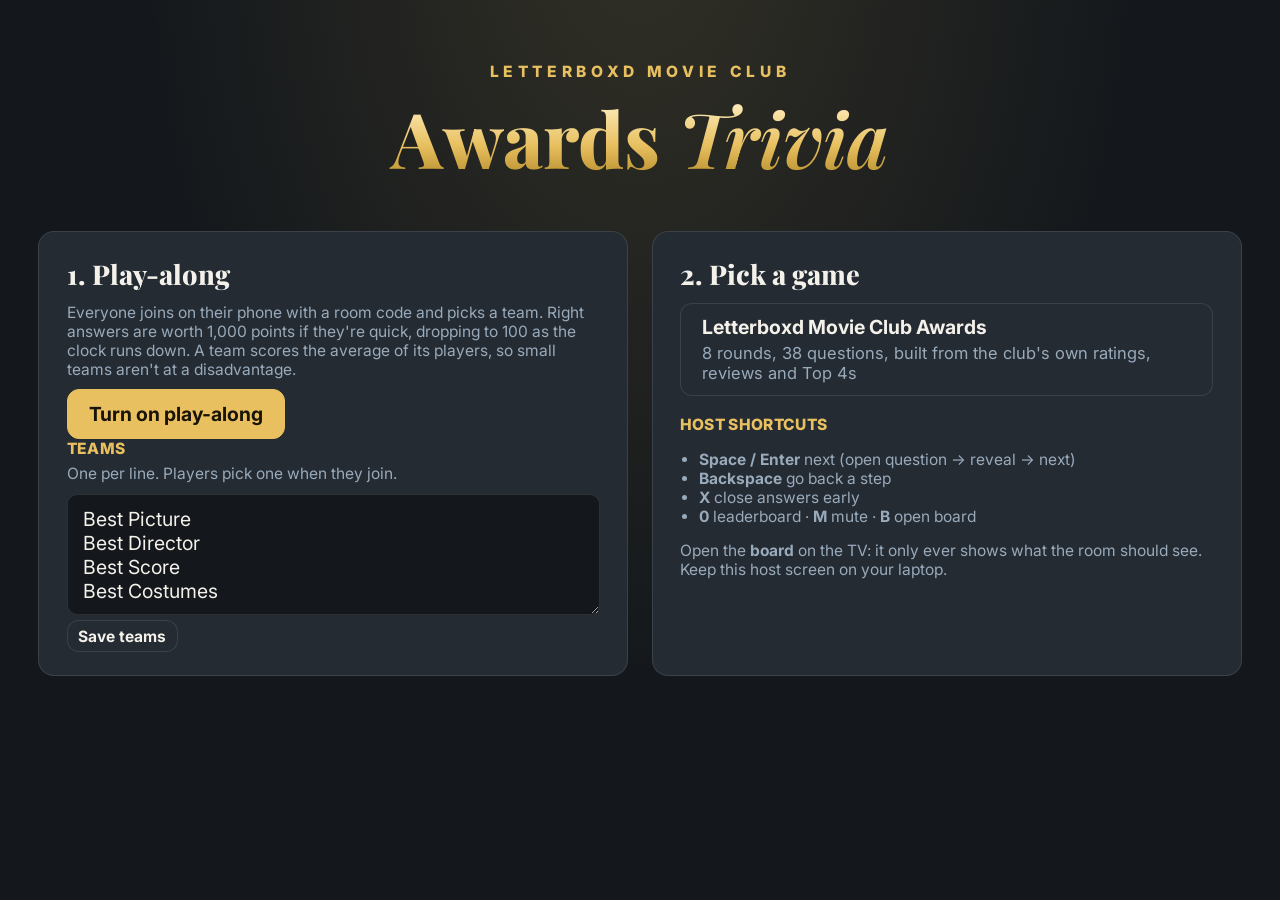
<file: index.html>
<!doctype html>
<html lang="en">
  <head>
    <meta charset="utf-8" />
    <meta name="viewport" content="width=device-width, initial-scale=1" />
    <title>Letterboxd Movie Club Awards</title>
    <link rel="icon" href="data:image/svg+xml,%3Csvg xmlns='http://www.w3.org/2000/svg' viewBox='0 0 64 64'%3E%3Crect width='64' height='64' rx='14' fill='%2314181c'/%3E%3Ccircle cx='20' cy='32' r='10' fill='%23ff8000'/%3E%3Ccircle cx='32' cy='32' r='10' fill='%2300e054'/%3E%3Ccircle cx='44' cy='32' r='10' fill='%2340bcf4'/%3E%3C/svg%3E" />
    <link rel="preconnect" href="https://fonts.googleapis.com" />
    <link rel="preconnect" href="https://fonts.gstatic.com" crossorigin />
    <link href="https://fonts.googleapis.com/css2?family=Playfair+Display:ital,wght@0,600;0,800;1,600&family=Inter:wght@400;600;800&display=swap" rel="stylesheet" />
    <link rel="stylesheet" href="css/style.css?v=__V__" />
  </head>
  <body>
    <div id="app"></div>
    <noscript>This game needs JavaScript turned on.</noscript>
    <script type="module" src="js/app.js?v=__V__"></script>
  </body>
</html>
</file>
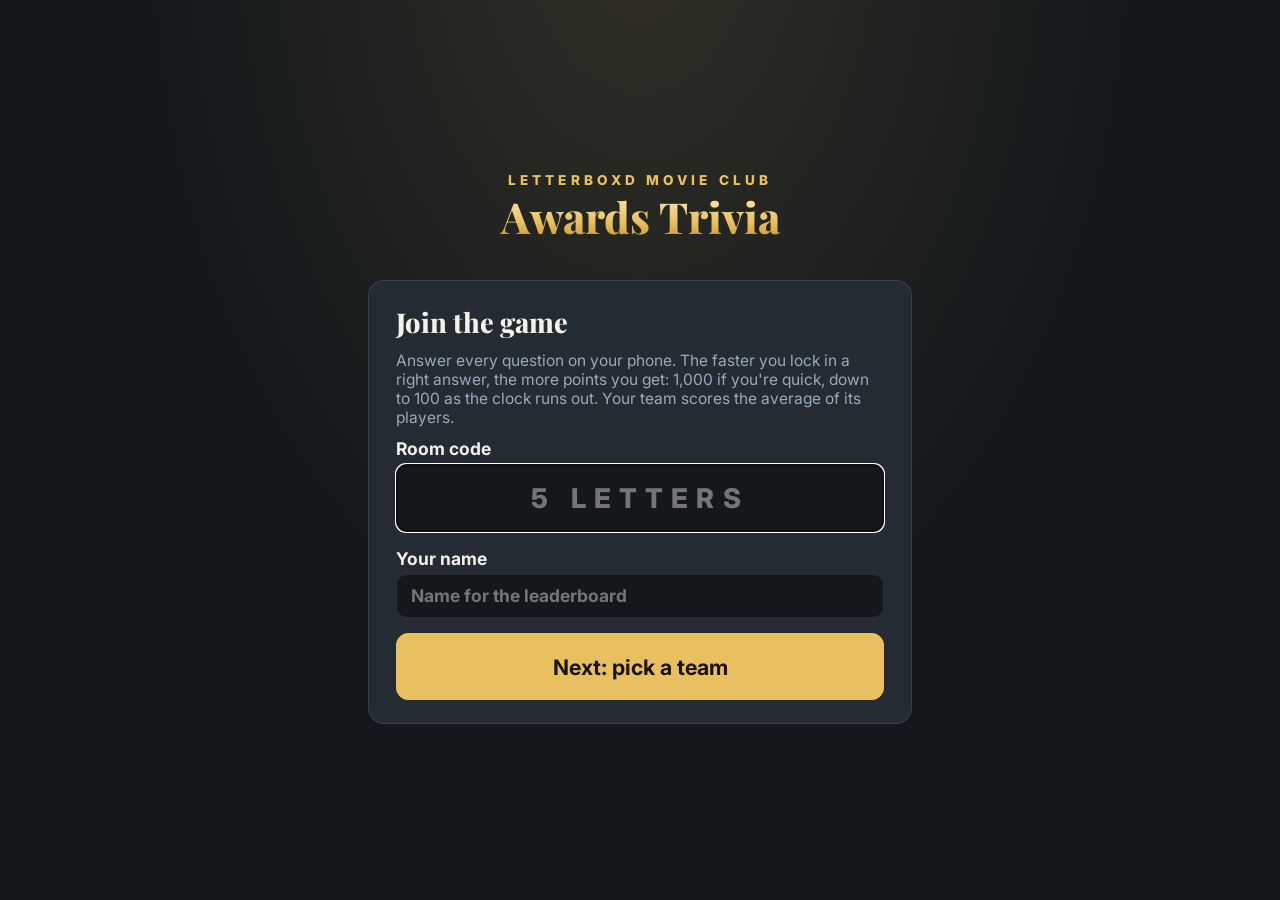
<file: play/index.html>
<!doctype html>
<html lang="en">
  <head>
    <meta charset="utf-8" />
    <meta name="viewport" content="width=device-width, initial-scale=1, viewport-fit=cover" />
    <meta name="theme-color" content="#14181c" />
    <title>Play · Letterboxd Movie Club Awards</title>
    <link rel="icon" href="data:image/svg+xml,%3Csvg xmlns='http://www.w3.org/2000/svg' viewBox='0 0 64 64'%3E%3Crect width='64' height='64' rx='14' fill='%2314181c'/%3E%3Ccircle cx='20' cy='32' r='10' fill='%23ff8000'/%3E%3Ccircle cx='32' cy='32' r='10' fill='%2300e054'/%3E%3Ccircle cx='44' cy='32' r='10' fill='%2340bcf4'/%3E%3C/svg%3E" />
    <link rel="preconnect" href="https://fonts.googleapis.com" />
    <link rel="preconnect" href="https://fonts.gstatic.com" crossorigin />
    <link href="https://fonts.googleapis.com/css2?family=Playfair+Display:ital,wght@0,600;0,800;1,600&family=Inter:wght@400;600;800&display=swap" rel="stylesheet" />
    <link rel="stylesheet" href="../css/style.css?v=__V__" />
  </head>
  <body class="is-phone">
    <div id="app"></div>
    <noscript>This page needs JavaScript turned on.</noscript>
    <script type="module" src="../js/play.js?v=__V__"></script>
  </body>
</html>
</file>
<file: css/style.css>
/* Awards-night palette: Letterboxd dark with the three dots as accents, gold for the trophies. */
:root {
  --bg: #14181c;
  --bg2: #1d232a;
  --panel: #242b33;
  --line: rgba(255, 255, 255, 0.1);
  --text: #f4f1ea;
  --muted: #9ab;
  --orange: #ff8000;
  --green: #00e054;
  --blue: #40bcf4;
  --gold: #e8c060;
  --gold-dark: #b8902e;
  --red: #ff4b4b;
  --radius: 16px;
  font-size: clamp(14px, 1.05vw + 6px, 24px);
}

* {
  box-sizing: border-box;
}

html,
body {
  margin: 0;
  min-height: 100%;
}

body {
  font-family: "Inter", system-ui, sans-serif;
  color: var(--text);
  background: var(--bg) radial-gradient(ellipse at 50% -10%, rgba(232, 192, 96, 0.14), transparent 55%);
  min-height: 100vh;
}

button {
  font: inherit;
  cursor: pointer;
}
button:disabled {
  cursor: not-allowed;
  opacity: 0.45;
}

h1,
h2,
h3 {
  font-family: "Playfair Display", Georgia, serif;
  margin: 0 0 0.4em;
  font-weight: 800;
}
h3 {
  font-size: 1.05rem;
  color: var(--gold);
  letter-spacing: 0.02em;
  text-transform: uppercase;
  font-family: "Inter", sans-serif;
  font-weight: 800;
  font-size: 0.8rem;
}
p {
  margin: 0 0 0.7em;
}
.small {
  font-size: 0.8rem;
  color: var(--muted);
}
.warn {
  color: var(--orange);
}
.double {
  color: var(--gold);
}
.error {
  color: var(--red);
}

.btn {
  border: 1px solid var(--line);
  background: var(--panel);
  color: var(--text);
  border-radius: 12px;
  padding: 0.6em 1.1em;
  font-weight: 700;
}
.btn:hover {
  border-color: var(--gold);
}
.btn.primary {
  background: var(--gold);
  color: #1a1408;
  border-color: var(--gold);
}
.btn.small {
  padding: 0.35em 0.7em;
  font-size: 0.8rem;
}
.btn.ghost {
  background: transparent;
}
.btn.big {
  width: 100%;
  padding: 0.9em;
  font-size: 1.1rem;
}
.btn.wide {
  width: 100%;
  text-align: left;
  display: flex;
  flex-direction: column;
  gap: 0.2em;
  margin-bottom: 0.5em;
}
.btn.wide span {
  font-weight: 400;
  color: var(--muted);
  font-size: 0.85rem;
}
.link {
  background: none;
  border: 0;
  color: var(--blue);
  text-decoration: underline;
  padding: 0;
}
.row {
  display: flex;
  gap: 0.5em;
  flex-wrap: wrap;
  margin: 0.6em 0;
}
textarea,
input,
select {
  font: inherit;
  width: 100%;
  background: var(--bg);
  color: var(--text);
  border: 1px solid var(--line);
  border-radius: 10px;
  padding: 0.6em 0.8em;
}

/* --- Layout -------------------------------------------------------------- */

.screen {
  min-height: 100vh;
  padding: 1.2rem clamp(16px, 3vw, 3rem) 3rem;
  display: flex;
  flex-direction: column;
  gap: 1rem;
  max-width: 72rem;
  margin: 0 auto;
}
.topbar {
  position: sticky;
  top: 0;
  z-index: 5;
  display: flex;
  justify-content: space-between;
  align-items: center;
  gap: 1em;
  padding: 0.5em 1em;
  background: rgba(20, 24, 28, 0.9);
  border-bottom: 1px solid var(--line);
  font-size: 0.85rem;
  backdrop-filter: blur(6px);
}
.topbar-right {
  display: flex;
  gap: 0.4em;
  align-items: center;
}
.live {
  color: var(--green);
  font-weight: 700;
  margin-right: 0.5em;
}
.host-hint {
  color: var(--muted);
  font-size: 0.85rem;
  margin-top: auto;
  text-align: center;
}
.is-board .host-hint,
.is-board .topbar,
.is-board .host-only {
  display: none;
}
.host-only {
  border: 2px dashed var(--gold-dark);
  border-radius: 12px;
  padding: 0.6em 1em;
  color: var(--gold);
  font-size: 0.9rem;
}

.card {
  background: var(--panel);
  border: 1px solid var(--line);
  border-radius: var(--radius);
  padding: 1.2rem 1.4rem;
}
.card h2 {
  font-size: 1.4rem;
}

/* --- Marquee / titles ----------------------------------------------------- */

.marquee {
  text-align: center;
  padding: 2rem 0 1rem;
}
.marquee-kicker {
  text-transform: uppercase;
  letter-spacing: 0.3em;
  font-size: 0.8rem;
  color: var(--gold);
  font-weight: 800;
}
.marquee-title {
  font-size: clamp(2.4rem, 6vw, 5rem);
  line-height: 1.05;
  margin: 0.2em 0;
  background: linear-gradient(180deg, #fff2c8, var(--gold) 60%, var(--gold-dark));
  -webkit-background-clip: text;
  background-clip: text;
  color: transparent;
}
.marquee-title em {
  font-style: italic;
  font-weight: 600;
}

/* --- Start ---------------------------------------------------------------- */

.start-grid {
  display: grid;
  grid-template-columns: 1fr 1fr;
  gap: 1.2rem;
}
@media (max-width: 760px) {
  .start-grid {
    grid-template-columns: 1fr;
  }
}
.games {
  list-style: none;
  padding: 0;
  margin: 0 0 1em;
}
.keys {
  padding-left: 1.2em;
}
.players ul {
  list-style: none;
  padding: 0;
  margin: 0.4em 0 0;
  font-size: 0.85rem;
  max-height: 14em;
  overflow: auto;
}
.players li {
  display: flex;
  gap: 0.6em;
  align-items: center;
  padding: 0.2em 0;
  border-bottom: 1px solid var(--line);
}
.players li em {
  color: var(--muted);
  font-style: normal;
  margin-left: auto;
}
.players .x {
  background: none;
  border: 0;
  color: var(--muted);
  font-size: 1.1em;
}
.aud-status {
  margin: 0.5em 0;
  font-weight: 700;
}
.aud-dot {
  display: inline-block;
  width: 0.6em;
  height: 0.6em;
  border-radius: 50%;
  background: #666;
  margin-right: 0.3em;
  vertical-align: middle;
}
.aud-dot.live {
  background: var(--green);
  box-shadow: 0 0 8px var(--green);
}
.aud-dot.down,
.aud-dot.error {
  background: var(--red);
}
.aud-dot.connecting {
  background: var(--orange);
}

/* --- Join block ----------------------------------------------------------- */

.join {
  display: flex;
  gap: 1rem;
  align-items: center;
  background: #fff;
  color: #111;
  border-radius: var(--radius);
  padding: 0.8rem;
  width: fit-content;
  margin: 0.6em 0;
}
.join .qr {
  width: 7rem;
  height: 7rem;
}
.join.big .qr {
  width: 13rem;
  height: 13rem;
}
.join-url {
  font-weight: 700;
  font-size: 0.95rem;
}
.join.big .join-url {
  font-size: 1.3rem;
}
.join-code {
  font-family: "Playfair Display", serif;
  font-size: 2.4rem;
  letter-spacing: 0.15em;
  font-weight: 800;
}
.join.big .join-code {
  font-size: 4rem;
}
.corner {
  position: fixed;
  right: 1rem;
  bottom: 0.8rem;
  font-size: 0.85rem;
  color: var(--muted);
  background: rgba(20, 24, 28, 0.8);
  padding: 0.3em 0.7em;
  border-radius: 8px;
}
.corner b {
  color: var(--text);
}

/* --- Lobby ---------------------------------------------------------------- */

.lobby-grid {
  display: flex;
  gap: 2rem;
  align-items: flex-start;
  flex-wrap: wrap;
  justify-content: center;
}
.teams-grid {
  display: grid;
  grid-template-columns: repeat(auto-fit, minmax(11rem, 1fr));
  gap: 0.8rem;
  flex: 1;
  min-width: 18rem;
}
.team-card {
  background: var(--panel);
  border: 1px solid var(--line);
  border-radius: var(--radius);
  padding: 0.8rem 1rem;
}
.team-card h3 {
  margin-bottom: 0.4em;
}
.team-card ul {
  margin: 0;
  padding: 0;
  list-style: none;
  font-size: 0.95rem;
}

/* --- Round card ------------------------------------------------------------ */

.roundcard {
  justify-content: center;
  text-align: center;
}
.round-no {
  text-transform: uppercase;
  letter-spacing: 0.25em;
  font-size: 0.85rem;
  color: var(--gold);
  font-weight: 800;
}
.round-title {
  font-size: clamp(2.4rem, 6vw, 5rem);
  line-height: 1.05;
}
.round-blurb {
  font-size: 1.3rem;
  max-width: 36em;
  margin: 0 auto 0.5em;
  color: #dcd8cf;
}
.round-meta {
  color: var(--muted);
}

/* --- Question --------------------------------------------------------------- */

.q-head {
  display: flex;
  justify-content: space-between;
  color: var(--muted);
  font-size: 0.85rem;
  text-transform: uppercase;
  letter-spacing: 0.1em;
  font-weight: 700;
}
.clock {
  position: relative;
  height: 0.8rem;
  background: var(--bg2);
  border-radius: 999px;
  overflow: visible;
  margin-top: 1.6rem;
}
.clock-fill {
  height: 100%;
  background: linear-gradient(90deg, var(--orange), var(--gold));
  border-radius: 999px;
  transition: width 0.2s linear;
}
.clock-num {
  position: absolute;
  right: 0;
  top: -1.7em;
  font-weight: 800;
  font-size: 1.1rem;
  color: var(--gold);
}
.timesup {
  text-align: center;
  color: var(--orange);
  font-weight: 800;
  letter-spacing: 0.2em;
  text-transform: uppercase;
}
.prompt {
  font-size: clamp(1.5rem, 3.4vw, 2.6rem);
  line-height: 1.2;
}
.quote {
  margin: 0;
  font-family: "Playfair Display", serif;
  font-style: italic;
  font-size: clamp(1.2rem, 2.6vw, 2rem);
  line-height: 1.35;
  padding: 0.6em 1em;
  border-left: 4px solid var(--green);
  background: var(--bg2);
  border-radius: 0 var(--radius) var(--radius) 0;
}
.top4 {
  display: grid;
  grid-template-columns: repeat(4, 1fr);
  gap: 0.8rem;
  padding: 0;
  margin: 0;
  list-style: none;
  counter-reset: t;
}
.top4 li {
  counter-increment: t;
  background: var(--bg2);
  border: 1px solid var(--line);
  border-radius: var(--radius);
  aspect-ratio: 2 / 3;
  display: flex;
  align-items: flex-end;
  padding: 0.8rem;
  font-family: "Playfair Display", serif;
  font-weight: 600;
  font-size: clamp(0.9rem, 1.6vw, 1.3rem);
  position: relative;
  background-image: linear-gradient(160deg, rgba(255, 255, 255, 0.06), transparent 60%);
}
.top4 li::before {
  content: counter(t);
  position: absolute;
  top: 0.6rem;
  left: 0.8rem;
  color: var(--gold);
  font-family: "Inter", sans-serif;
  font-size: 0.8rem;
  font-weight: 800;
}
@media (max-width: 640px) {
  .top4 {
    grid-template-columns: repeat(2, 1fr);
  }
}
.choices {
  display: grid;
  grid-template-columns: 1fr 1fr;
  gap: 0.8rem;
}
.choices.two {
  grid-template-columns: 1fr 1fr;
}
.choice {
  position: relative;
  overflow: hidden;
  display: flex;
  align-items: center;
  gap: 0.8em;
  padding: 0.9em 1.1em;
  background: var(--panel);
  border: 2px solid var(--line);
  border-radius: var(--radius);
  font-size: clamp(1rem, 2vw, 1.5rem);
  font-weight: 600;
  min-height: 3.2em;
}
.choice .letter {
  flex: none;
  width: 1.7em;
  height: 1.7em;
  border-radius: 50%;
  background: var(--bg);
  color: var(--gold);
  display: grid;
  place-items: center;
  font-weight: 800;
  font-size: 0.85em;
  z-index: 1;
}
.choice-text {
  z-index: 1;
}
.choice .bar {
  position: absolute;
  left: 0;
  top: 0;
  bottom: 0;
  background: rgba(255, 255, 255, 0.07);
  transition: width 0.6s ease;
}
.choice .count {
  margin-left: auto;
  z-index: 1;
  color: var(--muted);
  font-size: 0.8em;
}
.choice.right {
  border-color: var(--green);
  background: rgba(0, 224, 84, 0.12);
}
.choice.right .letter {
  background: var(--green);
  color: #052;
}
.choice.right .bar {
  background: rgba(0, 224, 84, 0.18);
}
.choice.dim {
  opacity: 0.55;
}
.reveal {
  background: var(--bg2);
  border-radius: var(--radius);
  padding: 0.9rem 1.2rem;
  display: flex;
  flex-direction: column;
  gap: 0.5rem;
}
.note {
  font-size: 1.05rem;
  color: #dcd8cf;
  margin: 0;
}
.reveal-stats {
  display: flex;
  gap: 1.5em;
  flex-wrap: wrap;
  color: var(--muted);
  font-size: 0.9rem;
}
.reveal-stats b {
  color: var(--text);
}
.team-results {
  display: grid;
  grid-template-columns: repeat(auto-fit, minmax(10rem, 1fr));
  gap: 0.5rem;
}
.team-result {
  display: flex;
  align-items: center;
  gap: 0.5em;
  background: var(--panel);
  border-radius: 10px;
  padding: 0.4em 0.7em;
  font-size: 0.9rem;
}
.team-result .team-name {
  font-weight: 700;
  flex: 1;
}
.team-result .team-right {
  color: var(--muted);
}
.team-result b {
  color: var(--gold);
}
.live-big {
  text-align: center;
  color: var(--muted);
  font-size: 1.1rem;
}

/* --- Standings --------------------------------------------------------------- */

.standings-title {
  font-size: clamp(2rem, 4vw, 3.2rem);
  text-align: center;
}
.standings {
  display: flex;
  flex-direction: column;
  gap: 0.6rem;
  max-width: 54rem;
  margin: 0 auto;
  width: 100%;
}
.standing {
  display: grid;
  grid-template-columns: 2.4em 1fr 2fr auto;
  align-items: center;
  gap: 1em;
  background: var(--panel);
  border: 1px solid var(--line);
  border-radius: var(--radius);
  padding: 0.7em 1em;
  font-size: clamp(1rem, 1.8vw, 1.4rem);
}
.standing.rank-1 {
  border-color: var(--gold);
  background: linear-gradient(90deg, rgba(232, 192, 96, 0.18), var(--panel));
}
.rank {
  width: 1.8em;
  height: 1.8em;
  border-radius: 50%;
  display: grid;
  place-items: center;
  background: var(--bg);
  color: var(--gold);
  font-weight: 800;
  font-size: 0.85em;
}
.rank-1 .rank {
  background: var(--gold);
  color: #1a1408;
}
.s-name {
  font-weight: 800;
  display: flex;
  flex-direction: column;
}
.s-name em,
.s-pts em,
.mvp em {
  font-style: normal;
  font-weight: 400;
  color: var(--muted);
  font-size: 0.7em;
}
.s-bar {
  height: 0.7em;
  background: var(--bg);
  border-radius: 999px;
  overflow: hidden;
}
.s-bar span {
  display: block;
  height: 100%;
  background: linear-gradient(90deg, var(--blue), var(--green));
  transition: width 0.8s ease;
}
.rank-1 .s-bar span {
  background: linear-gradient(90deg, var(--gold-dark), var(--gold));
}
.s-pts {
  text-align: right;
  font-weight: 800;
  display: flex;
  flex-direction: column;
  align-items: flex-end;
}
@media (max-width: 640px) {
  .standing {
    grid-template-columns: 2.4em 1fr auto;
  }
  .s-bar {
    display: none;
  }
}
.mvp {
  max-width: 54rem;
  margin: 0.5rem auto 0;
  width: 100%;
}
.mvp ol {
  list-style: none;
  padding: 0;
  margin: 0;
  display: grid;
  grid-template-columns: repeat(auto-fit, minmax(14rem, 1fr));
  gap: 0.4rem;
}
.mvp li {
  display: flex;
  align-items: center;
  gap: 0.6em;
  background: var(--bg2);
  border-radius: 10px;
  padding: 0.4em 0.7em;
  font-size: 0.95rem;
}
.mvp li span:nth-child(2) {
  flex: 1;
  display: flex;
  flex-direction: column;
}
.mvp b {
  color: var(--gold);
}
.overlay {
  position: fixed;
  inset: 0;
  z-index: 20;
  background: rgba(20, 24, 28, 0.97);
  padding: 2rem clamp(16px, 3vw, 3rem);
  overflow: auto;
  display: flex;
  flex-direction: column;
  gap: 1rem;
}
.overlay .join {
  margin: 0 auto;
}
.click-once {
  position: fixed;
  left: 0;
  right: 0;
  bottom: 0;
  text-align: center;
  padding: 0.5em;
  background: var(--gold);
  color: #1a1408;
  font-weight: 700;
  font-size: 0.85rem;
}
.board-wait {
  justify-content: center;
}

/* --- Phone ------------------------------------------------------------------- */

.is-phone {
  font-size: 16px;
}
.pp {
  max-width: 30rem;
  margin: 0 auto;
  padding: 0.8rem 1rem calc(2rem + env(safe-area-inset-bottom));
  display: flex;
  flex-direction: column;
  gap: 0.8rem;
  min-height: 100vh;
}
.pp-join {
  justify-content: center;
}
.pp-logo {
  text-align: center;
  display: flex;
  flex-direction: column;
  padding: 1rem 0;
}
.logo-kicker {
  text-transform: uppercase;
  letter-spacing: 0.3em;
  font-size: 0.7rem;
  color: var(--gold);
  font-weight: 800;
}
.logo-title {
  font-family: "Playfair Display", serif;
  font-size: 2.2rem;
  font-weight: 800;
  background: linear-gradient(180deg, #fff2c8, var(--gold) 60%, var(--gold-dark));
  -webkit-background-clip: text;
  background-clip: text;
  color: transparent;
}
.pp-join-form {
  display: flex;
  flex-direction: column;
  gap: 0.8rem;
}
.pp-join-form label {
  display: flex;
  flex-direction: column;
  gap: 0.3em;
  font-weight: 700;
  font-size: 0.9rem;
}
#pp-code {
  text-transform: uppercase;
  letter-spacing: 0.3em;
  font-size: 1.4rem;
  font-weight: 800;
  text-align: center;
}
.pp-top {
  display: flex;
  justify-content: space-between;
  align-items: flex-start;
  gap: 1em;
  font-size: 0.9rem;
  padding-bottom: 0.6rem;
  border-bottom: 1px solid var(--line);
}
.pp-me {
  display: flex;
  flex-direction: column;
}
.pp-subj {
  color: var(--gold);
  font-size: 0.8rem;
  font-weight: 700;
}
.pp-score {
  text-align: right;
  font-weight: 800;
  color: var(--gold);
}
.pp-wait {
  text-align: center;
  padding: 2rem 0;
  color: var(--muted);
}
.pp-big {
  font-family: "Playfair Display", serif;
  font-size: 2rem;
  color: var(--text);
}
.pp-spinner {
  width: 2rem;
  height: 2rem;
  border: 3px solid var(--line);
  border-top-color: var(--gold);
  border-radius: 50%;
  margin: 0 auto 1rem;
  animation: spin 0.9s linear infinite;
}
@keyframes spin {
  to {
    transform: rotate(360deg);
  }
}
.pp-q {
  background: var(--panel);
  border-radius: var(--radius);
  padding: 1rem;
  display: flex;
  flex-direction: column;
  gap: 0.6rem;
}
.pp-q.million {
  border: 1px solid var(--gold);
}
.pp-grade {
  text-transform: uppercase;
  letter-spacing: 0.15em;
  font-size: 0.7rem;
  color: var(--gold);
  font-weight: 800;
}
.pp-text {
  font-size: 1.15rem;
  font-weight: 700;
  line-height: 1.3;
}
.pp-quote {
  margin: 0;
  font-family: "Playfair Display", serif;
  font-style: italic;
  font-size: 1.05rem;
  border-left: 3px solid var(--green);
  padding-left: 0.7em;
}
.pp-top4 {
  margin: 0;
  padding-left: 1.3em;
  font-family: "Playfair Display", serif;
  font-weight: 600;
}
.pp-form label {
  display: flex;
  justify-content: space-between;
  font-weight: 700;
  font-size: 0.9rem;
  margin-bottom: 0.5rem;
}
.pp-worth {
  color: var(--gold);
  font-weight: 400;
}
.pp-choices {
  display: flex;
  flex-direction: column;
  gap: 0.5rem;
  margin-bottom: 0.7rem;
}
.pp-choice {
  display: flex;
  align-items: center;
  gap: 0.7em;
  text-align: left;
  background: var(--panel);
  color: var(--text);
  border: 2px solid var(--line);
  border-radius: 12px;
  padding: 0.8em 0.9em;
  font-weight: 600;
  font-size: 1rem;
}
.pp-choice span {
  flex: none;
  width: 1.7em;
  height: 1.7em;
  border-radius: 50%;
  background: var(--bg);
  color: var(--gold);
  display: grid;
  place-items: center;
  font-weight: 800;
  font-size: 0.85em;
}
.pp-choice.on {
  border-color: var(--gold);
  background: rgba(232, 192, 96, 0.15);
}
.pp-locked {
  background: var(--bg2);
  border-radius: 12px;
  padding: 1rem;
  text-align: center;
  display: flex;
  flex-direction: column;
  gap: 0.3em;
  font-weight: 700;
}
.pp-locked strong {
  color: var(--gold);
  font-size: 1.2rem;
}
.pp-reveal {
  border-top: 1px solid var(--line);
  padding-top: 0.6rem;
}
.pp-answer {
  display: flex;
  flex-direction: column;
  font-weight: 800;
  font-size: 1.2rem;
  color: var(--green);
}
.pp-answer span {
  font-size: 0.7rem;
  text-transform: uppercase;
  letter-spacing: 0.15em;
  color: var(--muted);
}
.pp-res {
  font-weight: 700;
  margin: 0.5em 0;
}
.pp-res.ok {
  color: var(--green);
}
.pp-res.no {
  color: var(--red);
}
.pp-res.none {
  color: var(--muted);
}
.lb {
  list-style: none;
  padding: 0;
  margin: 0 0 0.8rem;
}
.lb li {
  display: flex;
  align-items: center;
  gap: 0.6em;
  padding: 0.35em 0.5em;
  border-radius: 8px;
  font-size: 0.95rem;
}
.lb li.me {
  background: rgba(232, 192, 96, 0.15);
}
.lb li.gap {
  margin-top: 0.4em;
  border-top: 1px dashed var(--line);
}
.lb-rank {
  width: 1.6em;
  color: var(--gold);
  font-weight: 800;
}
.lb-name {
  flex: 1;
}
.lb-name em {
  color: var(--muted);
  font-style: normal;
  font-size: 0.8em;
}
.pp-foot {
  margin-top: auto;
  text-align: center;
  font-size: 0.8rem;
  color: var(--muted);
}

/* --- Ordering and typed answers ----------------------------------------------- */

.pp-order-answer,
.order-answer {
  margin: 0.2em 0 0;
  padding-left: 1.4em;
  font-weight: 700;
}
.pp-order-answer li,
.order-answer li {
  padding: 0.15em 0;
}
.order-list {
  display: flex;
  flex-direction: column;
  gap: 0.6rem;
}
.order-item {
  display: flex;
  align-items: center;
  gap: 0.8em;
  padding: 0.7em 1.1em;
  background: var(--panel);
  border: 2px solid var(--line);
  border-radius: var(--radius);
  font-size: clamp(1rem, 2vw, 1.4rem);
  font-weight: 600;
}
.order-item .letter {
  flex: none;
  width: 1.7em;
  height: 1.7em;
  border-radius: 50%;
  background: var(--bg);
  color: var(--gold);
  display: grid;
  place-items: center;
  font-weight: 800;
  font-size: 0.85em;
}
.order-item.right {
  border-color: var(--green);
}
.order-item.right .letter {
  background: var(--green);
  color: #052;
}
.order-item .meta {
  margin-left: auto;
  color: var(--muted);
  font-size: 0.75em;
  font-weight: 400;
}
.order-ends {
  display: flex;
  justify-content: space-between;
  color: var(--muted);
  font-size: 0.85rem;
  text-transform: uppercase;
  letter-spacing: 0.1em;
  font-weight: 700;
}
.text-answer {
  font-family: "Playfair Display", serif;
  font-size: clamp(1.8rem, 4vw, 3rem);
  color: var(--green);
  font-weight: 800;
  padding: 0.3em 0;
}
.text-blank {
  border: 2px dashed var(--line);
  border-radius: var(--radius);
  padding: 1.2em;
  text-align: center;
  color: var(--muted);
  font-size: 1.1rem;
}
.guesses {
  display: flex;
  flex-wrap: wrap;
  gap: 0.4rem;
}
.guess {
  border: 1px solid var(--line);
  background: var(--panel);
  color: var(--text);
  border-radius: 999px;
  padding: 0.3em 0.8em;
  font-size: 0.9rem;
}
.guess.ok {
  border-color: var(--green);
  color: var(--green);
}
.guess b {
  margin-left: 0.4em;
  color: var(--muted);
  font-weight: 600;
}
.review-panel {
  border: 2px dashed var(--gold-dark);
  border-radius: var(--radius);
  padding: 0.8em 1em;
}
.review-panel .guess {
  cursor: pointer;
}
.hint {
  color: var(--muted);
  font-size: 1rem;
}
</file>
